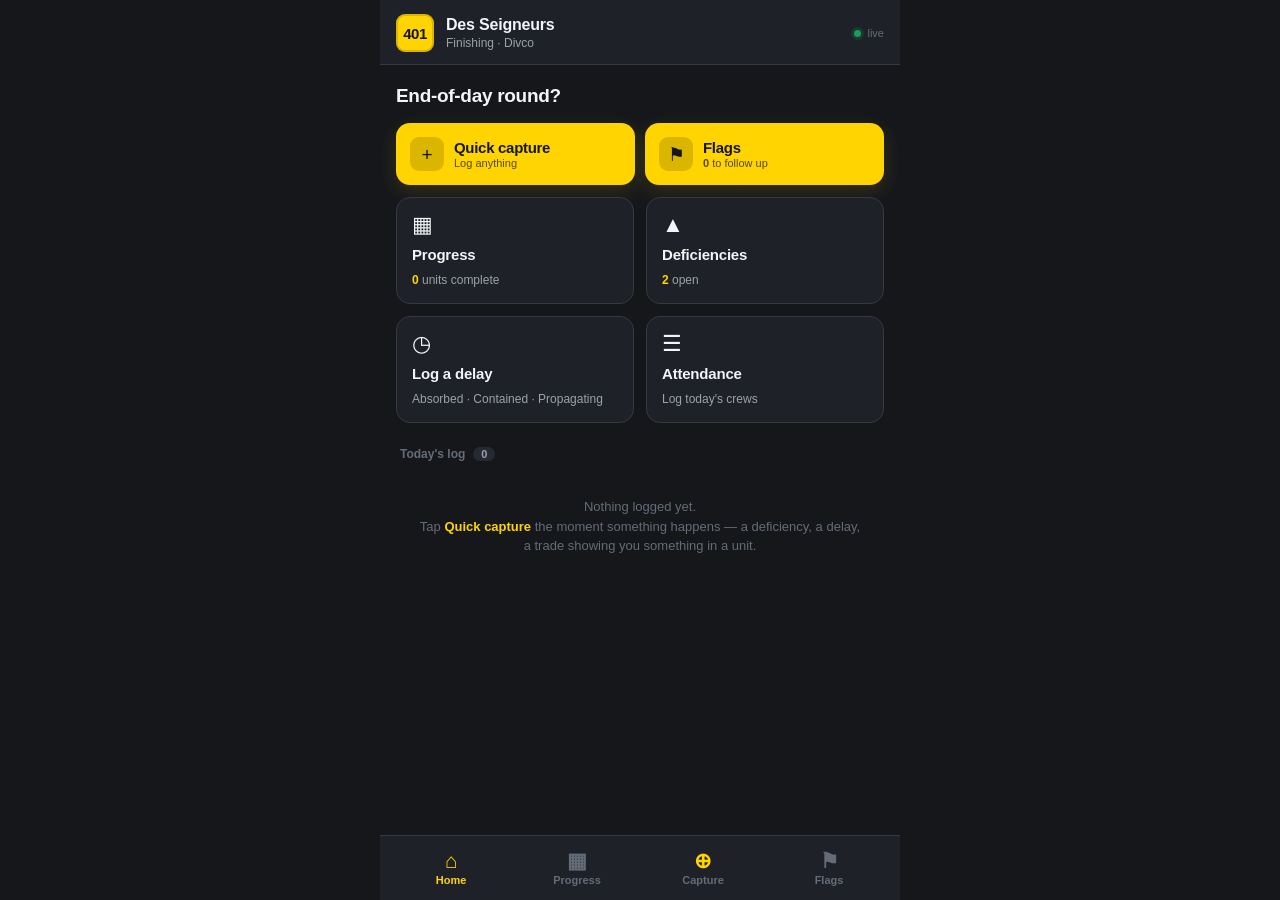
<file: index.html>
<!DOCTYPE html>
<html lang="en">
<head>
<meta charset="UTF-8">
<meta name="viewport" content="width=device-width, initial-scale=1.0, maximum-scale=1.0, user-scalable=no">
<title>401 Des Seigneurs</title>
<link rel="stylesheet" href="style.css">
</head>
<body>
<div id="app">

  <div class="topbar">
    <button class="backbtn" id="backbtn" onclick="goBack()">‹</button>
    <div class="brandmark">401</div>
    <div class="brandtext">
      <h1>Des Seigneurs</h1>
      <p id="topsub">Finishing · Divco</p>
    </div>
    <div class="live">live</div>
  </div>

  <!-- ============ HOME ============ -->
  <section class="view active" id="view-home">
    <div class="home-scroll">
      <div class="prompt" id="greeting">What's happening on site?</div>

      <div class="cap-row">
        <button class="capture-btn compact" onclick="openCapture()">
          <span class="plus">+</span>
          <span>
            <span class="lbl">Quick capture</span>
            <span class="sub">Log anything</span>
          </span>
        </button>
        <button class="capture-btn compact" onclick="openCapture('flag')">
          <span class="plus">⚑</span>
          <span>
            <span class="lbl">Flags</span>
            <span class="sub"><b id="tile-flags">—</b> to follow up</span>
          </span>
        </button>
      </div>

      <div class="tiles">
        <button class="tile" onclick="go('progress')">
          <span class="ico">▦</span>
          <span class="tl">Progress</span>
          <span class="meta"><b id="tile-done">—</b> units complete</span>
        </button>
        <button class="tile" onclick="go('deficiencies')">
          <span class="ico">▲</span>
          <span class="tl">Deficiencies</span>
          <span class="meta"><b id="tile-defic">—</b> open</span>
        </button>
        <button class="tile" onclick="openCapture('delay')">
          <span class="ico">◷</span>
          <span class="tl">Log a delay</span>
          <span class="meta">Absorbed · Contained · Propagating</span>
        </button>
        <button class="tile" onclick="openCapture('attendance')">
          <span class="ico">☰</span>
          <span class="tl">Attendance</span>
          <span class="meta">Log today's crews</span>
        </button>
      </div>

      <div class="section-label">
        Today's log <span class="count" id="feed-count">0</span>
      </div>
    </div>
    <div class="feed" id="feed">
      <div class="empty-feed" id="feed-empty">
        Nothing logged yet.<br>Tap <b style="color:var(--hivis)">Quick capture</b> the moment something happens — a deficiency, a delay, a trade showing you something in a unit.
      </div>
    </div>
  </section>

  <!-- ============ PROGRESS ============ -->
  <section class="view" id="view-progress">
    <div class="grid-head">
      <div class="floor-row" id="floor-row"></div>
      <div class="legend">
        <span><i style="background:var(--done)"></i>Complete</span>
        <span><i style="background:var(--prog)"></i>In progress</span>
        <span><i style="background:var(--none);opacity:.5"></i>Not started</span>
        <span><i style="background:var(--defic)"></i>Deficiency</span>
      </div>
    </div>
    <div class="grid-scroll" id="grid-scroll"></div>
  </section>

  <!-- ============ DEFICIENCIES ============ -->
  <section class="view" id="view-deficiencies">
    <div class="home-scroll">
      <div class="prompt">Deficiencies <span>· open across the project</span></div>
      <button class="capture-btn" style="padding:14px" onclick="openCapture('deficiency')">
        <span class="plus" style="width:34px;height:34px;font-size:22px;">+</span>
        <span><span class="lbl" style="font-size:15px;">Log a new deficiency</span></span>
      </button>
    </div>
    <div class="feed" id="defic-feed">
      <div class="empty-feed" id="defic-empty">
        No open deficiencies. Nice.
      </div>
    </div>
  </section>

  <!-- ============ FLAGS ============ -->
  <section class="view" id="view-flags">
    <div class="home-scroll">
      <div class="prompt">Flagged <span>· follow-ups & next meeting</span></div>
    </div>
    <div class="feed" id="flag-feed">
      <div class="empty-feed" id="flag-empty">
        Nothing flagged yet.<br>Flag anything — a deficiency, a delay, a question — and choose <b style="color:var(--hivis)">next meeting</b> or <b style="color:var(--hivis)">follow up</b>. It collects here.
      </div>
    </div>
  </section>

</div>

<!-- ============ NAV ============ -->
<nav class="nav">
  <button class="on" id="nav-home" onclick="go('home')"><span class="ni">⌂</span>Home</button>
  <button id="nav-progress" onclick="go('progress')"><span class="ni">▦</span>Progress</button>
  <button onclick="openCapture()"><span class="ni" style="color:var(--hivis)">⊕</span>Capture</button>
  <button id="nav-flags" onclick="go('flags')"><span class="ni">⚑</span>Flags</button>
</nav>

<!-- ============ SHEET ============ -->
<div class="scrim" id="scrim" onclick="closeSheet()"></div>
<div class="sheet" id="sheet">
  <div class="grip"></div>
  <div class="sheet-head">
    <button class="sheet-close" onclick="closeSheet()">✕</button>
    <h2 id="sheet-title">Quick capture</h2>
    <div class="auto" id="sheet-auto"></div>
  </div>
  <div class="sheet-body" id="sheet-body"></div>
  <div class="sheet-foot">
    <button class="save-btn" id="save-btn" onclick="saveEvent()">Save</button>
  </div>
</div>

<div class="toast" id="toast"></div>

<script src="app.js"></script>
</body>
</html>
</file>
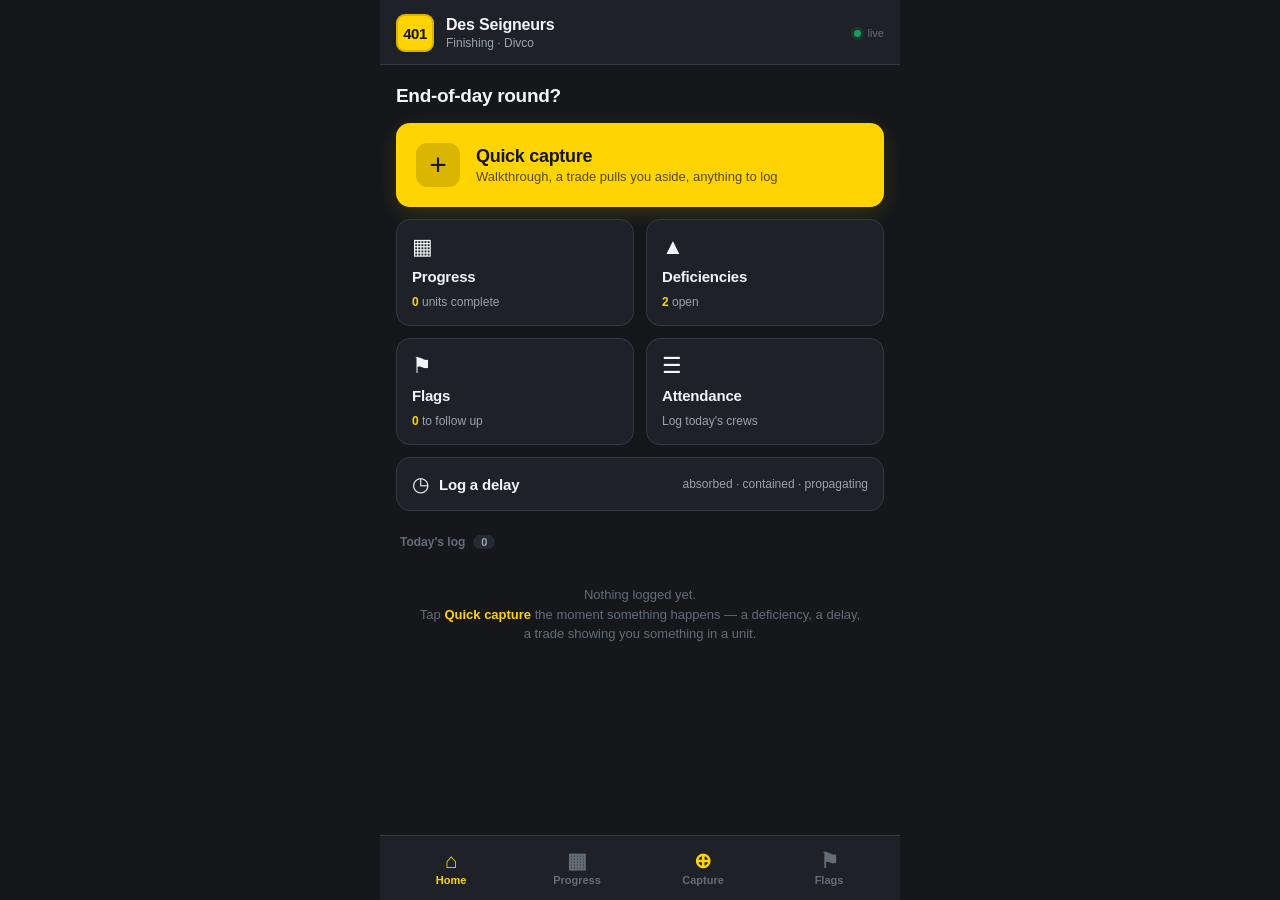
<file: 401-dashboard.html>
<!DOCTYPE html>
<html lang="en">
<head>
<meta charset="UTF-8">
<meta name="viewport" content="width=device-width, initial-scale=1.0, maximum-scale=1.0, user-scalable=no">
<title>401 Des Seigneurs</title>
<style>
  /* ---------- Design tokens ----------
     Subject: a field tool for a construction foreman. Language borrowed from
     site signage + safety marking, not SaaS. Industrial dark surfaces, hi-vis
     accent, and the four status colours Noah already uses on his sheet. */
  :root{
    --bg:#15171b;          /* deep charcoal, like a slate */
    --surface:#1e2127;
    --surface-2:#262a32;
    --line:#343943;
    --ink:#f2f4f7;
    --ink-dim:#9aa2ad;
    --ink-faint:#646c78;
    --hivis:#ffd400;       /* hi-vis marking yellow (accent) */
    --hivis-ink:#15171b;

    /* status — matched to the legend on the master checklist */
    --done:#1a9e57;        --done-cell:#12261c;
    --prog:#f2c015;        --prog-cell:#2c2712;
    --none:#c0392b;        --none-cell:#2a1614;
    --defic:#e8791f;       --defic-cell:#2a1c10;
    --empty:#20242b;

    --r:14px;
    --tap:56px;
    font-size:16px;
  }
  *{box-sizing:border-box;-webkit-tap-highlight-color:transparent;}
  html,body{margin:0;height:100%;}
  body{
    background:var(--bg);color:var(--ink);
    font-family:-apple-system,BlinkMacSystemFont,"Segoe UI",Roboto,Helvetica,Arial,sans-serif;
    overscroll-behavior:none;
    -webkit-user-select:none;user-select:none;
  }
  #app{max-width:520px;margin:0 auto;min-height:100%;display:flex;flex-direction:column;position:relative;}

  /* ---------- Top bar ---------- */
  .topbar{
    display:flex;align-items:center;gap:12px;
    padding:14px 16px calc(12px);
    background:var(--surface);border-bottom:1px solid var(--line);
    position:sticky;top:0;z-index:20;
  }
  .backbtn{
    width:38px;height:38px;border-radius:9px;flex:none;border:1px solid var(--line);
    background:var(--surface-2);color:var(--ink);font-size:22px;cursor:pointer;
    display:none;place-items:center;font-family:inherit;line-height:1;padding:0;
  }
  .backbtn.show{display:grid;}
  .backbtn:active{background:var(--line);}
  .brandmark{
    width:38px;height:38px;border-radius:9px;flex:none;
    background:var(--hivis);color:var(--hivis-ink);
    display:grid;place-items:center;font-weight:800;font-size:15px;letter-spacing:-.5px;
    box-shadow:inset 0 0 0 2px rgba(0,0,0,.15);
  }
  .brandtext h1{font-size:16px;margin:0;font-weight:700;letter-spacing:-.2px;}
  .brandtext p{font-size:12px;margin:2px 0 0;color:var(--ink-dim);}
  .live{margin-left:auto;font-size:11px;color:var(--ink-faint);display:flex;align-items:center;gap:6px;}
  .live::before{content:"";width:7px;height:7px;border-radius:50%;background:var(--done);box-shadow:0 0 0 3px rgba(26,158,87,.18);}

  /* ---------- Views ---------- */
  .view{flex:1;display:none;flex-direction:column;padding-bottom:90px;}
  .view.active{display:flex;}

  /* ---------- HOME: capture-first ---------- */
  .home-scroll{padding:18px 16px 0;}
  .prompt{font-size:19px;font-weight:650;letter-spacing:-.3px;margin:2px 0 16px;}
  .prompt span{color:var(--ink-dim);font-weight:500;}

  .capture-btn{
    width:100%;border:none;border-radius:var(--r);cursor:pointer;
    background:var(--hivis);color:var(--hivis-ink);
    padding:20px;display:flex;align-items:center;gap:16px;text-align:left;
    font-family:inherit;box-shadow:0 6px 20px rgba(255,212,0,.14);
  }
  .capture-btn:active{transform:translateY(1px);}
  .capture-btn .plus{
    width:44px;height:44px;border-radius:11px;flex:none;
    background:rgba(0,0,0,.14);display:grid;place-items:center;font-size:30px;font-weight:300;line-height:1;
  }
  .capture-btn .lbl{display:block;font-size:18px;font-weight:750;letter-spacing:-.3px;}
  .capture-btn .sub{display:block;font-size:13px;font-weight:500;opacity:.72;margin-top:2px;}

  .tiles{display:grid;grid-template-columns:1fr 1fr;gap:12px;margin-top:12px;}
  .tile{
    background:var(--surface);border:1px solid var(--line);border-radius:var(--r);
    padding:16px 15px;cursor:pointer;font-family:inherit;color:var(--ink);text-align:left;
    display:flex;flex-direction:column;gap:10px;min-height:96px;
  }
  .tile:active{background:var(--surface-2);}
  .tile .ico{font-size:22px;line-height:1;}
  .tile .tl{font-size:15px;font-weight:650;letter-spacing:-.2px;}
  .tile .meta{font-size:12px;color:var(--ink-dim);margin-top:auto;}
  .tile .meta b{color:var(--hivis);font-weight:700;}
  .tile.wide{grid-column:1 / -1;flex-direction:row;align-items:center;min-height:0;}
  .tile.wide .ico{font-size:20px;}
  .tile.wide .meta{margin:0 0 0 auto;}

  .section-label{
    font-size:12px;color:var(--ink-faint);margin:24px 4px 10px;font-weight:600;
    display:flex;align-items:center;gap:8px;
  }
  .section-label .count{
    background:var(--surface-2);color:var(--ink-dim);border-radius:20px;
    padding:1px 8px;font-size:11px;
  }

  /* ---------- Activity feed (the shared spine, made visible) ---------- */
  .feed{display:flex;flex-direction:column;gap:8px;padding:0 16px;}
  .event{
    background:var(--surface);border:1px solid var(--line);border-radius:12px;
    padding:12px 13px;display:flex;gap:12px;align-items:flex-start;
    animation:pop .28s ease;
  }
  @keyframes pop{from{opacity:0;transform:translateY(-6px);}to{opacity:1;transform:none;}}
  .event .dot{width:10px;height:10px;border-radius:50%;flex:none;margin-top:5px;}
  .event .body{flex:1;min-width:0;}
  .event .line1{font-size:14.5px;font-weight:600;letter-spacing:-.2px;}
  .event .line2{font-size:12.5px;color:var(--ink-dim);margin-top:3px;line-height:1.35;}
  .event .tags{display:flex;flex-wrap:wrap;gap:6px;margin-top:8px;}
  .chip{font-size:11px;padding:3px 8px;border-radius:20px;background:var(--surface-2);color:var(--ink-dim);}
  .chip.flag{background:rgba(255,212,0,.14);color:var(--hivis);}
  .chip.loc{background:rgba(255,255,255,.06);color:var(--ink);}
  .event .thumb{width:46px;height:46px;border-radius:9px;flex:none;background:var(--surface-2);
    display:grid;place-items:center;font-size:20px;border:1px solid var(--line);}
  .event .time{font-size:11px;color:var(--ink-faint);margin-top:6px;}
  .empty-feed{color:var(--ink-faint);font-size:13px;text-align:center;padding:26px 20px;line-height:1.5;}

  /* ---------- PROGRESS GRID ---------- */
  .grid-head{padding:16px 16px 10px;position:sticky;top:0;background:var(--bg);z-index:5;}
  .floor-row{display:flex;gap:8px;overflow-x:auto;padding:4px 0 6px;-ms-overflow-style:none;scrollbar-width:none;}
  .floor-row::-webkit-scrollbar{display:none;}
  .floor-chip{
    flex:none;padding:9px 15px;border-radius:22px;border:1px solid var(--line);
    background:var(--surface);color:var(--ink-dim);font-size:14px;font-weight:650;cursor:pointer;font-family:inherit;
  }
  .floor-chip.on{background:var(--hivis);color:var(--hivis-ink);border-color:var(--hivis);}
  .legend{display:flex;flex-wrap:wrap;gap:12px;margin-top:10px;}
  .legend span{font-size:11.5px;color:var(--ink-dim);display:flex;align-items:center;gap:6px;}
  .legend i{width:11px;height:11px;border-radius:3px;display:inline-block;}

  .grid-scroll{flex:1;overflow:auto;padding:0 16px 20px;}
  .unit-block{margin-top:14px;}
  .unit-block h3{
    font-size:12px;color:var(--ink-faint);font-weight:600;margin:0 0 8px;
    position:sticky;left:0;
  }
  .unit-card{
    background:var(--surface);border:1px solid var(--line);border-radius:12px;
    margin-bottom:10px;overflow:hidden;
  }
  .unit-top{
    display:flex;align-items:center;gap:12px;padding:13px 14px;cursor:pointer;
  }
  .unit-top:active{background:var(--surface-2);}
  .unit-name{font-size:16px;font-weight:700;letter-spacing:-.3px;}
  .unit-sub{font-size:12px;color:var(--ink-faint);margin-top:1px;}
  .unit-prog{margin-left:auto;text-align:right;}
  .unit-prog .pct{font-size:15px;font-weight:750;}
  .prog-track{width:66px;height:5px;border-radius:3px;background:var(--surface-2);margin-top:5px;overflow:hidden;}
  .prog-fill{height:100%;background:var(--done);border-radius:3px;transition:width .3s;}
  .chev{color:var(--ink-faint);font-size:20px;transition:transform .2s;}
  .unit-card.open .chev{transform:rotate(90deg);}

  .stages{display:none;border-top:1px solid var(--line);padding:6px;}
  .unit-card.open .stages{display:grid;grid-template-columns:1fr 1fr;gap:6px;}
  .stage{
    border:1px solid var(--line);border-radius:9px;padding:10px 11px;cursor:pointer;
    display:flex;align-items:center;gap:9px;min-height:var(--tap);background:var(--empty);
  }
  .stage:active{filter:brightness(1.2);}
  .stage .sdot{width:12px;height:12px;border-radius:50%;flex:none;border:2px solid var(--ink-faint);}
  .stage .snm{font-size:12.5px;font-weight:550;line-height:1.2;}
  .stage .snote{font-size:10.5px;color:var(--defic);margin-top:2px;font-weight:600;}
  .stage.done{background:var(--done-cell);}   .stage.done .sdot{background:var(--done);border-color:var(--done);}
  .stage.prog{background:var(--prog-cell);}   .stage.prog .sdot{background:var(--prog);border-color:var(--prog);}
  .stage.none{background:var(--none-cell);}   .stage.none .sdot{background:transparent;border-color:var(--none);}
  .stage.defic{background:var(--defic-cell);border-color:var(--defic);} .stage.defic .sdot{background:var(--defic);border-color:var(--defic);}

  /* ---------- Bottom nav ---------- */
  .nav{
    position:fixed;bottom:0;left:0;right:0;max-width:520px;margin:0 auto;
    background:var(--surface);border-top:1px solid var(--line);
    display:flex;padding:8px 8px calc(8px + env(safe-area-inset-bottom,0));z-index:20;
  }
  .nav button{
    flex:1;background:none;border:none;color:var(--ink-faint);font-family:inherit;cursor:pointer;
    padding:6px 0;display:flex;flex-direction:column;align-items:center;gap:3px;font-size:11px;font-weight:600;
  }
  .nav button .ni{font-size:21px;line-height:1;}
  .nav button.on{color:var(--hivis);}

  /* ---------- Sheet (modal) ---------- */
  .scrim{position:fixed;inset:0;background:rgba(0,0,0,.55);z-index:30;opacity:0;pointer-events:none;transition:opacity .2s;}
  .scrim.show{opacity:1;pointer-events:auto;}
  .sheet{
    position:fixed;left:0;right:0;bottom:0;max-width:520px;margin:0 auto;z-index:40;
    background:var(--surface);border-radius:20px 20px 0 0;border-top:1px solid var(--line);
    transform:translateY(100%);transition:transform .28s cubic-bezier(.32,.72,0,1);
    max-height:92vh;display:flex;flex-direction:column;
    padding-bottom:env(safe-area-inset-bottom,0);
  }
  .sheet.show{transform:none;}
  .grip{width:38px;height:4px;border-radius:2px;background:var(--line);margin:10px auto 4px;}
  .sheet-head{padding:6px 20px 14px;border-bottom:1px solid var(--line);position:relative;}
  .sheet-close{position:absolute;top:2px;right:14px;width:36px;height:36px;border-radius:9px;
    border:1px solid var(--line);background:var(--surface-2);color:var(--ink);font-size:18px;
    cursor:pointer;display:grid;place-items:center;font-family:inherit;line-height:1;}
  .sheet-close:active{background:var(--line);}
  .sheet-head h2{margin:0;font-size:19px;letter-spacing:-.3px;}
  .sheet-head .auto{font-size:12.5px;color:var(--ink-dim);margin-top:5px;display:flex;align-items:center;gap:7px;}
  .sheet-head .auto b{color:var(--ink);font-weight:650;}
  .sheet-body{padding:16px 20px 20px;overflow-y:auto;}
  .field{margin-bottom:18px;}
  .field > label{display:block;font-size:12px;color:var(--ink-dim);font-weight:600;margin-bottom:8px;}
  .opt-row{display:flex;flex-wrap:wrap;gap:8px;}
  .opt{
    padding:11px 14px;border-radius:10px;border:1px solid var(--line);background:var(--surface-2);
    color:var(--ink);font-size:13.5px;font-weight:600;cursor:pointer;font-family:inherit;
  }
  .opt.on{background:var(--hivis);color:var(--hivis-ink);border-color:var(--hivis);}
  .opt.on.status-done{background:var(--done);border-color:var(--done);color:#fff;}
  .opt.on.status-prog{background:var(--prog);border-color:var(--prog);color:#1a1a1a;}
  .opt.on.status-none{background:var(--none);border-color:var(--none);color:#fff;}
  .opt.on.status-defic{background:var(--defic);border-color:var(--defic);color:#fff;}
  select.opt-select,textarea,input[type=text]{
    width:100%;background:var(--surface-2);border:1px solid var(--line);border-radius:10px;
    color:var(--ink);font-family:inherit;font-size:15px;padding:13px;
  }
  textarea{min-height:78px;resize:none;}
  .photo-row{display:flex;gap:10px;flex-wrap:wrap;}
  .add-photo{
    width:70px;height:70px;border-radius:11px;border:1.5px dashed var(--line);background:var(--surface-2);
    display:grid;place-items:center;cursor:pointer;color:var(--ink-faint);font-size:24px;
  }
  .add-photo:active{border-color:var(--hivis);color:var(--hivis);}
  .photo-thumb{width:70px;height:70px;border-radius:11px;background:var(--surface-2);
    display:grid;place-items:center;font-size:26px;border:1px solid var(--line);position:relative;}
  .photo-thumb small{position:absolute;bottom:3px;font-size:9px;color:var(--ink-faint);}
  .flag-toggle{
    display:flex;align-items:center;gap:12px;padding:14px;border-radius:11px;
    background:var(--surface-2);border:1px solid var(--line);cursor:pointer;
  }
  .flag-toggle.on{background:rgba(255,212,0,.1);border-color:var(--hivis);}
  .flag-toggle .fico{font-size:20px;}
  .flag-toggle .ft{flex:1;}
  .flag-toggle .ft b{font-size:14px;font-weight:650;display:block;}
  .flag-toggle .ft small{font-size:11.5px;color:var(--ink-dim);}
  .switch{width:46px;height:28px;border-radius:16px;background:var(--line);flex:none;position:relative;transition:background .2s;}
  .flag-toggle.on .switch{background:var(--hivis);}
  .switch::after{content:"";position:absolute;top:3px;left:3px;width:22px;height:22px;border-radius:50%;background:#fff;transition:transform .2s;}
  .flag-toggle.on .switch::after{transform:translateX(18px);}
  .flag-sub{margin-top:10px;display:none;}
  .flag-toggle.on ~ .flag-sub{display:block;}

  .sheet-foot{padding:14px 20px calc(18px + env(safe-area-inset-bottom,0));border-top:1px solid var(--line);}
  .save-btn{
    width:100%;padding:17px;border:none;border-radius:13px;background:var(--hivis);color:var(--hivis-ink);
    font-family:inherit;font-size:16px;font-weight:750;cursor:pointer;letter-spacing:-.2px;
  }
  .save-btn:active{transform:translateY(1px);}
  .save-btn.grey{background:var(--surface-2);color:var(--ink-dim);}

  /* status quick-cycle popover on grid cell */
  .cycle-hint{font-size:11px;color:var(--ink-faint);text-align:center;padding:2px 0 10px;}

  /* email draft */
  .email-draft{background:var(--surface-2);border:1px solid var(--line);border-radius:12px;overflow:hidden;}
  .email-line{padding:12px 14px;border-bottom:1px solid var(--line);display:flex;gap:10px;font-size:14px;}
  .email-line .k{color:var(--ink-faint);font-size:12px;width:56px;flex:none;padding-top:1px;}
  .email-line .v{color:var(--ink);flex:1;word-break:break-word;}
  .email-line .v.subj{font-weight:650;letter-spacing:-.2px;}
  .email-line.body{flex-direction:column;gap:6px;min-height:80px;}
  .email-line.body .v{white-space:pre-wrap;line-height:1.5;}
  .email-att{display:flex;gap:8px;padding:12px 14px;flex-wrap:wrap;}
  .email-att .pa{width:52px;height:52px;border-radius:8px;background:var(--bg);border:1px solid var(--line);
    display:grid;place-items:center;font-size:22px;}
  .email-note{font-size:12px;color:var(--ink-dim);margin-top:14px;line-height:1.5;text-align:center;}
  .email-actions{display:flex;gap:10px;margin-top:16px;}
  .email-actions button{flex:1;padding:15px;border-radius:12px;border:none;font-family:inherit;font-size:15px;font-weight:700;cursor:pointer;}
  .email-actions .primary{background:var(--hivis);color:var(--hivis-ink);}
  .email-actions .ghost{background:var(--surface-2);color:var(--ink-dim);border:1px solid var(--line);}

  /* action row on saved-event toast path */
  .postsave{display:flex;gap:10px;margin-top:16px;}
  .postsave button{flex:1;padding:14px;border-radius:12px;border:1px solid var(--line);background:var(--surface-2);
    color:var(--ink);font-family:inherit;font-size:14px;font-weight:650;cursor:pointer;display:flex;align-items:center;justify-content:center;gap:7px;}
  .postsave button.mail{background:rgba(255,212,0,.12);border-color:var(--hivis);color:var(--hivis);}

  /* email button on feed events */
  .event .mailbtn{background:var(--surface-2);border:1px solid var(--line);color:var(--ink-dim);
    border-radius:8px;width:38px;height:38px;font-size:17px;cursor:pointer;flex:none;display:grid;place-items:center;}
  .event .mailbtn:active{background:var(--line);color:var(--hivis);}

  .toast{
    position:fixed;bottom:104px;left:50%;transform:translateX(-50%) translateY(20px);
    background:var(--done);color:#fff;padding:12px 20px;border-radius:24px;font-size:13.5px;font-weight:650;
    z-index:60;opacity:0;transition:all .3s;white-space:nowrap;box-shadow:0 6px 20px rgba(0,0,0,.3);
    display:flex;align-items:center;gap:8px;max-width:90vw;
  }
  .toast.show{opacity:1;transform:translateX(-50%) translateY(0);}
</style>
</head>
<body>
<div id="app">

  <div class="topbar">
    <button class="backbtn" id="backbtn" onclick="goBack()">‹</button>
    <div class="brandmark">401</div>
    <div class="brandtext">
      <h1>Des Seigneurs</h1>
      <p id="topsub">Finishing · Divco</p>
    </div>
    <div class="live">live</div>
  </div>

  <!-- ============ HOME ============ -->
  <section class="view active" id="view-home">
    <div class="home-scroll">
      <div class="prompt" id="greeting">What's happening on site?</div>

      <button class="capture-btn" onclick="openCapture()">
        <span class="plus">+</span>
        <span>
          <span class="lbl">Quick capture</span>
          <span class="sub">Walkthrough, a trade pulls you aside, anything to log</span>
        </span>
      </button>

      <div class="tiles">
        <button class="tile" onclick="go('progress')">
          <span class="ico">▦</span>
          <span class="tl">Progress</span>
          <span class="meta"><b id="tile-done">—</b> units complete</span>
        </button>
        <button class="tile" onclick="openCapture('deficiency')">
          <span class="ico">▲</span>
          <span class="tl">Deficiencies</span>
          <span class="meta"><b id="tile-defic">—</b> open</span>
        </button>
        <button class="tile" onclick="go('flags')">
          <span class="ico">⚑</span>
          <span class="tl">Flags</span>
          <span class="meta"><b id="tile-flags">—</b> to follow up</span>
        </button>
        <button class="tile" onclick="openCapture('attendance')">
          <span class="ico">☰</span>
          <span class="tl">Attendance</span>
          <span class="meta">Log today's crews</span>
        </button>
        <button class="tile wide" onclick="openCapture('delay')">
          <span class="ico">◷</span>
          <span class="tl">Log a delay</span>
          <span class="meta">absorbed · contained · propagating</span>
        </button>
      </div>

      <div class="section-label">
        Today's log <span class="count" id="feed-count">0</span>
      </div>
    </div>
    <div class="feed" id="feed">
      <div class="empty-feed" id="feed-empty">
        Nothing logged yet.<br>Tap <b style="color:var(--hivis)">Quick capture</b> the moment something happens — a deficiency, a delay, a trade showing you something in a unit.
      </div>
    </div>
  </section>

  <!-- ============ PROGRESS ============ -->
  <section class="view" id="view-progress">
    <div class="grid-head">
      <div class="floor-row" id="floor-row"></div>
      <div class="legend">
        <span><i style="background:var(--done)"></i>Complete</span>
        <span><i style="background:var(--prog)"></i>In progress</span>
        <span><i style="background:var(--none);opacity:.5"></i>Not started</span>
        <span><i style="background:var(--defic)"></i>Deficiency</span>
      </div>
    </div>
    <div class="grid-scroll" id="grid-scroll"></div>
  </section>

  <!-- ============ FLAGS ============ -->
  <section class="view" id="view-flags">
    <div class="home-scroll">
      <div class="prompt">Flagged <span>· follow-ups & next meeting</span></div>
    </div>
    <div class="feed" id="flag-feed">
      <div class="empty-feed" id="flag-empty">
        Nothing flagged yet.<br>Flag anything — a deficiency, a delay, a question — and choose <b style="color:var(--hivis)">next meeting</b> or <b style="color:var(--hivis)">follow up</b>. It collects here.
      </div>
    </div>
  </section>

</div>

<!-- ============ NAV ============ -->
<nav class="nav">
  <button class="on" id="nav-home" onclick="go('home')"><span class="ni">⌂</span>Home</button>
  <button id="nav-progress" onclick="go('progress')"><span class="ni">▦</span>Progress</button>
  <button onclick="openCapture()"><span class="ni" style="color:var(--hivis)">⊕</span>Capture</button>
  <button id="nav-flags" onclick="go('flags')"><span class="ni">⚑</span>Flags</button>
</nav>

<!-- ============ SHEET ============ -->
<div class="scrim" id="scrim" onclick="closeSheet()"></div>
<div class="sheet" id="sheet">
  <div class="grip"></div>
  <div class="sheet-head">
    <button class="sheet-close" onclick="closeSheet()">✕</button>
    <h2 id="sheet-title">Quick capture</h2>
    <div class="auto" id="sheet-auto"></div>
  </div>
  <div class="sheet-body" id="sheet-body"></div>
  <div class="sheet-foot">
    <button class="save-btn" id="save-btn" onclick="saveEvent()">Save</button>
  </div>
</div>

<div class="toast" id="toast"></div>

<script>
/* =====================================================================
   401 DES SEIGNEURS — prototype
   One shared "event" model underneath every surface. A deficiency on a
   grid cell and a "come to 403" capture are the SAME object, different
   fields. Nothing persists between sessions yet — this is to feel the loop.
   ===================================================================== */

// ---- Real 401 structure, from the plans + master checklist ----
const STAGES = [
  "Cadres/Portes/Plinthes","Peinture Apprêt","Céramique","Coulis","Planchers",
  "Cabinets & Vanités","Comptoirs","Fin. Plomberie","Fin. Élec.","Calfeutrage",
  "Escaliers","Quincaillerie int.","Nettoyage","Peinture Finale","Finition MEP",
  "Corrections & Électro","Nettoyage 2","Stores","Quinc. Balcon/Fen","Seuille Gran.",
  "ID quinc. Porte","Trim strip LED","Éclairage vérif.","Dropsill",
  "Plaf./Trap d'accès","Balcon Garde-corps","Séparateur balcon","Prise Balcon"
];

// unit types + areas pulled from the architectural sheets
const FLOORS = {
  "RDC":{units:[
      ["121","3½",null,"seed-hi"],["120","M1"],["119","M1"],["118","M1"],["117","M1"],
      ["116","M1"],["115","M1"],["114","M1"],["113","M1"],["112","M1"],["111","M1"],
      ["110","M1"],["109","M1"],["103","M1"],["127","M1"],["126","M1"],["125","M1"],
      ["124","M1"],["123","M1"],["102","M1"]
    ],
    common:["Bike Room (104)","Sprinkler (107)","Employee Office","Commercial (122)",
      "Mailroom","Elec. Shaft","Garbage Chute","Courtyard Access"]},
  "2e":{units:[
      ["221","5½ M1"],["220","5½ M1"],["219","5½ M1"],["218","5½ M1"],["217","5½ M1"],
      ["216","5½ M1"],["215","5½ M1"],["214","5½ M3"],["213","5½ M4"],["212","5½ M1"],
      ["211","5½ M1"],["210","5½ M1"],["209","5½ M1"],["208","3½ A13"],["207","3½ A11"],
      ["205","4½ B1"],["203","5½ M1"],["202","5½ M1"]
    ],
    common:["Gym (2-G)","Lobby 2e","Telecom (2-SE)","Garbage Chute (2-CD)","Pods (2-WO)"]},
  "3e":{units:[["309","A9"],["308","A10"],["307","A11"],["306","A12"],["305","A3"],
      ["304","S2"],["303","A4"],["302","A1"]],common:["Corridor 3e","Elec. Shaft"]},
  "4e":{units:[["409","A9"],["408","A10"],["407","A11"],["406","A12"],["405","A3"],
      ["404","S2"],["403","A4"],["402","A1"]],common:["Corridor 4e","Elec. Shaft"]},
  "5e":{units:[["509","A9"],["508","A10"],["507","A11"],["506","A12"],["505","A3"],
      ["504","S2"],["503","A4"],["502","A1"]],common:["Corridor 5e","Elec. Shaft"]},
  "6e":{units:[["622","B7"],["621","B8"],["623","C2"],["620","A1"],["624","A5"],
      ["619","A9"],["625","A10"],["618","A11"],["626","A12"],["617","A3"],
      ["616","S2"],["615","A4"],["614","A1"]],common:["Corridor 6e","Elec. Shaft"]},
  "7e":{units:[["709","B7"],["707","B8"],["704","C2"],["702","A1"],["701","A5"]],
    common:["Corridor 7e","Terrasse 7e"]},
  "8e":{units:[["809","B7"],["807","B8"],["804","C2"],["802","A1"],["801","A5"]],
    common:["Corridor 8e"]},
  "9e":{units:[["909","B7"],["907","B8"],["904","C2"],["902","A1"],["901","A5"]],
    common:["Corridor 9e"]}
};

// ---- State ----
let state = {};          // state[floor][unitId][stageIndex] = 'done'|'prog'|'none'|'defic'
let stageNotes = {};     // stageNotes["6e/622/6"] = {text, photos, flag}
let events = [];         // shared spine: every capture + status change
let currentFloor = "6e";
let capture = {};        // in-progress capture form

// seed some realistic progress so it doesn't open empty
function seed(){
  for(const f in FLOORS){
    state[f]={};
    const list=[...FLOORS[f].units.map(u=>u[0]), ...FLOORS[f].common];
    list.forEach((id,idx)=>{
      state[f][id]=STAGES.map((_,si)=>{
        // higher floors + later = less done; RDC/2e mostly done
        const base = (f==="RDC"||f==="2e") ? 0.82 : (f==="6e"?0.6:0.7);
        const r=Math.random();
        if(r < base - si*0.018) return 'done';
        if(r < base - si*0.018 + 0.12) return 'prog';
        return 'none';
      });
    });
  }
  // a couple of real deficiencies from the sheet
  setStage("6e","622",6,'defic',{text:"Backsplash — bathroom (BS) missing",photos:1,flag:false});
  setStage("2e","221",6,'defic',{text:"Backsplash bathroom missing",photos:0,flag:true,flagType:"Next meeting"});
  setStage("6e","626",7,'prog');
}
function setStage(f,u,si,val,note){
  if(!state[f]) state[f]={};
  if(!state[f][u]) state[f][u]=STAGES.map(()=> 'none');
  state[f][u][si]=val;
  if(note) stageNotes[`${f}/${u}/${si}`]=note;
}

// ---- Navigation ----
let currentView='home';
function go(v){
  currentView=v;
  document.querySelectorAll('.view').forEach(x=>x.classList.remove('active'));
  document.getElementById('view-'+v).classList.add('active');
  document.querySelectorAll('.nav button').forEach(b=>b.classList.remove('on'));
  const nb=document.getElementById('nav-'+v); if(nb) nb.classList.add('on');
  if(v==='progress') renderGrid();
  if(v==='flags') renderFlags();
  if(v==='home') renderHome();
  // back button shows on every screen except home
  document.getElementById('backbtn').classList.toggle('show', v!=='home');
  window.scrollTo(0,0);
}
function goBack(){
  // if a sheet is open, close that first
  if(document.getElementById('sheet').classList.contains('show')){ closeSheet(); return; }
  go('home');
}

// ---- HOME render ----
function renderHome(){
  // stats
  let doneUnits=0,total=0,defic=0,flags=0;
  for(const f in state){
    for(const u in state[f]){
      const arr=state[f][u];
      if(arr.every(s=>s==='done')) doneUnits++;
      total++;
      defic+=arr.filter(s=>s==='defic').length;
    }
  }
  events.forEach(e=>{if(e.flag) flags++;});
  document.getElementById('tile-done').textContent=doneUnits;
  document.getElementById('tile-defic').textContent=defic;
  document.getElementById('tile-flags').textContent=flags;

  const feed=document.getElementById('feed');
  const todays=events.filter(e=>e.today);
  document.getElementById('feed-count').textContent=todays.length;
  if(todays.length===0){
    document.getElementById('feed-empty').style.display='';
    [...feed.querySelectorAll('.event')].forEach(n=>n.remove());
    return;
  }
  document.getElementById('feed-empty').style.display='none';
  [...feed.querySelectorAll('.event')].forEach(n=>n.remove());
  todays.slice().reverse().forEach(e=> feed.appendChild(eventNode(e)));
}

function eventNode(e){
  const n=document.createElement('div');n.className='event';
  const colors={done:'var(--done)',prog:'var(--prog)',none:'var(--none)',defic:'var(--defic)',event:'var(--hivis)'};
  n.innerHTML=`
    <div class="dot" style="background:${colors[e.kindColor]||'var(--hivis)'}"></div>
    <div class="body">
      <div class="line1">${e.title}</div>
      ${e.note?`<div class="line2">${e.note}</div>`:''}
      <div class="tags">
        ${e.loc?`<span class="chip loc">📍 ${e.loc}</span>`:''}
        ${e.who?`<span class="chip">${e.who}</span>`:''}
        ${e.flag?`<span class="chip flag">⚑ ${e.flagType||'Flagged'}</span>`:''}
      </div>
      <div class="time">${e.time}</div>
    </div>
    <button class="mailbtn" title="Email this">✉</button>`;
  n.querySelector('.mailbtn').onclick=(ev)=>{ev.stopPropagation();openEmailDraft(e);};
  return n;
}

// ---- PROGRESS GRID render ----
function renderGrid(){
  const fr=document.getElementById('floor-row');
  fr.innerHTML='';
  Object.keys(FLOORS).forEach(f=>{
    const c=document.createElement('button');
    c.className='floor-chip'+(f===currentFloor?' on':'');
    c.textContent=f; c.onclick=()=>{currentFloor=f;renderGrid();};
    fr.appendChild(c);
  });
  const gs=document.getElementById('grid-scroll');
  gs.innerHTML='';
  const fdata=FLOORS[currentFloor];
  const block=document.createElement('div');block.className='unit-block';

  const rows=[
    ...fdata.units.map(u=>({id:u[0],type:u[1],common:false})),
    ...fdata.common.map(c=>({id:c,type:'Common area',common:true}))
  ];
  rows.forEach(r=> block.appendChild(unitCard(currentFloor,r)));
  gs.appendChild(block);
}

function unitCard(f,r){
  const arr=state[f][r.id]||STAGES.map(()=>'none');
  const done=arr.filter(s=>s==='done').length;
  const pct=Math.round(done/STAGES.length*100);
  const hasDefic=arr.some(s=>s==='defic');

  const card=document.createElement('div');card.className='unit-card';
  const label = r.common ? r.id : ('Unité '+r.id);
  card.innerHTML=`
    <div class="unit-top">
      <div>
        <div class="unit-name">${label} ${hasDefic?'<span style="color:var(--defic)">▲</span>':''}</div>
        <div class="unit-sub">${r.type}</div>
      </div>
      <div class="unit-prog">
        <div class="pct" style="color:${pct===100?'var(--done)':'var(--ink)'}">${pct}%</div>
        <div class="prog-track"><div class="prog-fill" style="width:${pct}%;background:${hasDefic?'var(--defic)':'var(--done)'}"></div></div>
      </div>
      <span class="chev">›</span>
    </div>
    <div class="stages"></div>`;
  card.querySelector('.unit-top').onclick=()=>{
    card.classList.toggle('open');
    if(card.classList.contains('open')) fillStages(card,f,r);
  };
  return card;
}

function fillStages(card,f,r){
  const wrap=card.querySelector('.stages');
  if(wrap.dataset.filled) return;
  wrap.dataset.filled="1";
  STAGES.forEach((nm,si)=>{
    const val=state[f][r.id][si];
    const note=stageNotes[`${f}/${r.id}/${si}`];
    const cell=document.createElement('div');
    cell.className='stage '+val;
    cell.innerHTML=`<span class="sdot"></span><span><span class="snm">${nm}</span>${note&&note.text?`<span class="snote">▲ ${note.text}</span>`:''}</span>`;
    cell.onclick=()=> openStageSheet(f,r,si,cell);
    wrap.appendChild(cell);
  });
}

// ---- FLAGS render ----
function renderFlags(){
  const ff=document.getElementById('flag-feed');
  [...ff.querySelectorAll('.event')].forEach(n=>n.remove());
  const flagged=events.filter(e=>e.flag);
  document.getElementById('flag-empty').style.display= flagged.length?'none':'';
  flagged.slice().reverse().forEach(e=> ff.appendChild(eventNode(e)));
}

/* ===================== SHEET / CAPTURE ===================== */
let sheetMode='capture';
let stageCtx=null;

function nowStr(){
  const d=new Date();
  let h=d.getHours(),m=d.getMinutes();const ap=h>=12?'PM':'AM';h=h%12||12;
  return `${h}:${String(m).padStart(2,'0')} ${ap}`;
}
function today(){return new Date().toLocaleDateString('en-US',{weekday:'short',month:'short',day:'numeric'});}

const CAP_PRESETS={
  capture:   {title:"Quick capture", color:'event'},
  deficiency:{title:"Log a deficiency", color:'defic'},
  attendance:{title:"Attendance", color:'event'},
  delay:     {title:"Log a delay", color:'prog'}
};

function openCapture(mode='capture'){
  sheetMode=mode; stageCtx=null;
  capture={loc:'',who:'',note:'',photos:0,flag:false,flagType:'Next meeting',status:null,severity:null,trades:{}};
  const p=CAP_PRESETS[mode];
  document.getElementById('sheet-title').textContent=p.title;
  document.getElementById('sheet-auto').innerHTML=`⏱ auto-stamped <b>${today()} · ${nowStr()}</b>`;
  document.getElementById('sheet-body').innerHTML=buildCaptureBody(mode);
  document.getElementById('save-btn').textContent = mode==='attendance'?'Save attendance':'Save to log';
  wireCaptureBody(mode);
  showSheet();
}

function allLocations(){
  const out=[];
  for(const f in FLOORS){
    FLOORS[f].units.forEach(u=>out.push(`${f} · Unité ${u[0]}`));
    FLOORS[f].common.forEach(c=>out.push(`${f} · ${c}`));
  }
  return out;
}
const TRADES=["Peintre","Électricien","Plombier","Gicleurs (sprinkler)","CVAC (HVAC)","Céramiste","Ébéniste","Planchers","Général"];

function buildCaptureBody(mode){
  if(mode==='attendance'){
    return `<div class="field"><label>Crews on site today — tap to set headcount</label>
      <div id="att-list"></div></div>`;
  }
  let html='';
  // location
  html+=`<div class="field"><label>Where</label>
    <select class="opt-select" id="cap-loc">
      <option value="">Select unit or area…</option>
      ${allLocations().map(l=>`<option>${l}</option>`).join('')}
    </select></div>`;
  // who (not for delay)
  html+=`<div class="field"><label>Who's with you</label>
    <div class="opt-row" id="cap-who">
      ${TRADES.map(t=>`<button class="opt" data-who="${t}">${t}</button>`).join('')}
    </div></div>`;
  // delay severity
  if(mode==='delay'){
    html+=`<div class="field"><label>Impact — this decides what the app does with it</label>
      <div class="opt-row" id="cap-sev">
        <button class="opt" data-sev="Absorbed">Absorbed<br><small style="font-weight:400;opacity:.7">extra hours, no schedule hit — logs to cost trail</small></button>
        <button class="opt" data-sev="Contained">Contained<br><small style="font-weight:400;opacity:.7">one unit, worked around</small></button>
        <button class="opt" data-sev="Propagating">Propagating<br><small style="font-weight:400;opacity:.7">downstream trades need to know</small></button>
      </div></div>`;
  }
  // notes
  html+=`<div class="field"><label>${mode==='delay'?'What happened & why':'Notes'}</label>
    <textarea id="cap-note" placeholder="${mode==='deficiency'?'e.g. Backsplash bathroom missing':'Type or dictate what this is…'}"></textarea></div>`;
  // photos
  html+=`<div class="field"><label>Photos</label>
    <div class="photo-row" id="cap-photos">
      <div class="add-photo" onclick="addPhoto()">＋</div>
    </div></div>`;
  // flag
  html+=`<div class="field">
    <div class="flag-toggle" id="cap-flag" onclick="toggleFlag()">
      <span class="fico">⚑</span>
      <span class="ft"><b>Flag this</b><small>collect it for later — nothing gets buried</small></span>
      <span class="switch"></span>
    </div>
    <div class="flag-sub">
      <div class="opt-row" id="cap-flagtype">
        <button class="opt on" data-ft="Next meeting">Next meeting</button>
        <button class="opt" data-ft="Follow up">Follow up</button>
        <button class="opt" data-ft="Waiting on architect">Waiting on architect</button>
        <button class="opt" data-ft="Back-charge">Back-charge</button>
      </div>
    </div></div>`;
  return html;
}

function wireCaptureBody(mode){
  if(mode==='attendance'){
    const list=document.getElementById('att-list');
    list.innerHTML=TRADES.map(t=>`
      <div style="display:flex;align-items:center;gap:12px;padding:11px 0;border-bottom:1px solid var(--line)">
        <span style="flex:1;font-size:15px;font-weight:600">${t}</span>
        <button class="opt" style="width:44px;text-align:center" onclick="attStep('${t}',-1,this)">–</button>
        <span id="att-${t}" style="min-width:26px;text-align:center;font-size:17px;font-weight:750">0</span>
        <button class="opt" style="width:44px;text-align:center" onclick="attStep('${t}',1,this)">+</button>
      </div>`).join('');
    return;
  }
  const loc=document.getElementById('cap-loc');
  if(loc) loc.onchange=e=>capture.loc=e.target.value;
  document.querySelectorAll('#cap-who .opt').forEach(b=>b.onclick=()=>{
    document.querySelectorAll('#cap-who .opt').forEach(x=>x.classList.remove('on'));
    b.classList.add('on');capture.who=b.dataset.who;
  });
  document.querySelectorAll('#cap-sev .opt').forEach(b=>b.onclick=()=>{
    document.querySelectorAll('#cap-sev .opt').forEach(x=>x.classList.remove('on'));
    b.classList.add('on');capture.severity=b.dataset.sev;
  });
  const nt=document.getElementById('cap-note');
  if(nt) nt.oninput=e=>capture.note=e.target.value;
  document.querySelectorAll('#cap-flagtype .opt').forEach(b=>b.onclick=()=>{
    document.querySelectorAll('#cap-flagtype .opt').forEach(x=>x.classList.remove('on'));
    b.classList.add('on');capture.flagType=b.dataset.ft;
  });
}

function attStep(t,d,btn){
  capture.trades[t]=Math.max(0,(capture.trades[t]||0)+d);
  document.getElementById('att-'+t).textContent=capture.trades[t];
}
function addPhoto(){
  capture.photos++;
  const row=document.getElementById('cap-photos');
  const t=document.createElement('div');t.className='photo-thumb';
  t.innerHTML='📷<small>photo '+capture.photos+'</small>';
  row.insertBefore(t,row.firstChild);
}
function toggleFlag(){
  const el=document.getElementById('cap-flag');
  el.classList.toggle('on');capture.flag=el.classList.contains('on');
}

/* ---- Stage cell sheet (from the grid) ---- */
function openStageSheet(f,r,si,cell){
  sheetMode='stage';
  stageCtx={f,r,si,cell};
  const key=`${f}/${r.id}/${si}`;
  const existing=stageNotes[key]||{};
  capture={note:existing.text||'',photos:existing.photos||0,flag:existing.flag||false,
           flagType:existing.flagType||'Next meeting',status:state[f][r.id][si]};
  const label = r.common?r.id:('Unité '+r.id);
  document.getElementById('sheet-title').textContent=`${label} · ${STAGES[si]}`;
  document.getElementById('sheet-auto').innerHTML=`Set status — tap to change`;
  document.getElementById('sheet-body').innerHTML=`
    <div class="field"><label>Status</label>
      <div class="opt-row" id="st-status">
        <button class="opt status-done ${capture.status==='done'?'on':''}" data-st="done">🟢 Complete</button>
        <button class="opt status-prog ${capture.status==='prog'?'on':''}" data-st="prog">🟡 In progress</button>
        <button class="opt status-none ${capture.status==='none'?'on':''}" data-st="none">🔴 Not started</button>
        <button class="opt status-defic ${capture.status==='defic'?'on':''}" data-st="defic">🟠 Deficiency</button>
      </div></div>
    <div id="defic-extra" style="display:${capture.status==='defic'?'block':'none'}">
      <div class="field"><label>What's the deficiency / note</label>
        <textarea id="cap-note" placeholder="e.g. Backsplash bathroom missing">${capture.note}</textarea></div>
      <div class="field"><label>Photos</label>
        <div class="photo-row" id="cap-photos"><div class="add-photo" onclick="addPhoto()">＋</div></div></div>
      <div class="field">
        <div class="flag-toggle ${capture.flag?'on':''}" id="cap-flag" onclick="toggleFlag()">
          <span class="fico">⚑</span><span class="ft"><b>Flag this</b><small>collect it for later</small></span>
          <span class="switch"></span></div>
        <div class="flag-sub">
          <div class="opt-row" id="cap-flagtype">
            <button class="opt ${capture.flagType==='Next meeting'?'on':''}" data-ft="Next meeting">Next meeting</button>
            <button class="opt ${capture.flagType==='Back-charge'?'on':''}" data-ft="Back-charge">Back-charge</button>
            <button class="opt ${capture.flagType==='Waiting on architect'?'on':''}" data-ft="Waiting on architect">Waiting on architect</button>
          </div></div></div>
    </div>`;
  // wire
  document.querySelectorAll('#st-status .opt').forEach(b=>b.onclick=()=>{
    document.querySelectorAll('#st-status .opt').forEach(x=>x.classList.remove('on'));
    b.classList.add('on');capture.status=b.dataset.st;
    document.getElementById('defic-extra').style.display = b.dataset.st==='defic'?'block':'none';
  });
  const nt=document.getElementById('cap-note'); if(nt) nt.oninput=e=>capture.note=e.target.value;
  document.querySelectorAll('#cap-flagtype .opt').forEach(b=>b.onclick=()=>{
    document.querySelectorAll('#cap-flagtype .opt').forEach(x=>x.classList.remove('on'));
    b.classList.add('on');capture.flagType=b.dataset.ft;});
  document.getElementById('save-btn').textContent='Save';
  showSheet();
}

/* ---- Save (writes to the shared spine) ---- */
function saveEvent(){
  if(sheetMode==='stage'){
    const {f,r,si}=stageCtx;
    const key=`${f}/${r.id}/${si}`;
    state[f][r.id][si]=capture.status||'none';
    if(capture.status==='defic'||capture.note||capture.flag){
      stageNotes[key]={text:capture.note,photos:capture.photos,flag:capture.flag,flagType:capture.flagType};
    } else { delete stageNotes[key]; }
    // log to spine
    const label=r.common?r.id:('Unité '+r.id);
    const statusWord={done:'marked complete',prog:'in progress',none:'reset',defic:'DEFICIENCY'}[capture.status];
    events.push({
      title:`${label} · ${STAGES[si]} — ${statusWord}`,
      note:capture.note||'', loc:`${f} · ${label}`, who:'', time:nowStr(), today:true,
      photos:capture.photos||0, flag:capture.flag, flagType:capture.flagType,
      kindColor:capture.status
    });
    closeSheet();
    // refresh the open card
    const card=stageCtx.cell.closest('.unit-card');
    card.classList.remove('open'); card.querySelector('.stages').dataset.filled='';
    card.querySelector('.stages').innerHTML='';
    renderGrid();
    toast(capture.status==='defic'?'Deficiency saved to unit + log':'Status updated');
    return;
  }

  // capture / deficiency / delay / attendance
  if(sheetMode==='attendance'){
    const crews=Object.entries(capture.trades).filter(([_,n])=>n>0);
    if(crews.length===0){toast('Set at least one crew count');return;}
    const total=crews.reduce((a,[_,n])=>a+n,0);
    events.push({
      title:`Attendance — ${total} on site`,
      note:crews.map(([t,n])=>`${t}: ${n}`).join(' · '),
      loc:'', who:'', time:nowStr(), today:true, photos:0, flag:false, kindColor:'event'
    });
    closeSheet();toast('Attendance logged — ready to send to Stack');go('home');return;
  }

  const p=CAP_PRESETS[sheetMode];
  let title = sheetMode==='deficiency'?'Deficiency logged'
            : sheetMode==='delay'?`Delay — ${capture.severity||'logged'}`
            : (capture.who? `With ${capture.who}` : 'Site note');
  if(capture.loc && sheetMode==='capture' && capture.who){
    title=`${capture.who} · ${capture.loc.split('·').pop().trim()}`;
  }
  const newEv={
    title, note:capture.note||'', loc:capture.loc, who:capture.who,
    time:nowStr(), today:true, photos:capture.photos||0,
    flag:capture.flag, flagType:capture.flagType,
    kindColor:p.color, severity:capture.severity
  };
  events.push(newEv);
  // Post-save step: offer to draft an email right now, while it's fresh
  showPostSave(newEv);
}

function showPostSave(ev){
  document.getElementById('sheet-title').textContent='Saved to log';
  document.getElementById('sheet-auto').innerHTML=`${ev.loc||'Logged'} · ${ev.time}`;
  document.getElementById('sheet-body').innerHTML=`
    <div style="text-align:center;padding:6px 0 4px">
      <div style="font-size:44px;color:var(--done)">✓</div>
      <div style="font-size:16px;font-weight:650;margin-top:6px">Captured${ev.flag?' & flagged':''}</div>
      <div style="font-size:13px;color:var(--ink-dim);margin-top:6px;line-height:1.5">
        It's in today's log${ev.flag?` and flagged for <b style="color:var(--hivis)">${ev.flagType}</b>`:''}.<br>Want to draft the email now while it's fresh?
      </div>
    </div>
    <div class="postsave">
      <button onclick="closeSheet();go('home')">Done</button>
      <button class="mail" onclick="openEmailDraft(window.__lastEv)">✉ Email this</button>
    </div>`;
  window.__lastEv=ev;
  document.getElementById('save-btn').parentElement.style.display='none';
  // keep sheet open
}

/* ===================== EMAIL DRAFT ===================== */
// Build a draft from any logged event. Subject = project · unit · trade.
function buildDraft(ev){
  const PROJECT="401DS";
  // pull a clean unit label out of the location if present
  let unitPart="";
  if(ev.loc){
    // loc looks like "6e · Unité 614" or "6e · Bike Room (104)"
    const tail=ev.loc.split('·').pop().trim();
    unitPart=tail;
  }
  const tradePart = ev.who || (ev.title.includes('Électr')?'Électricien':'');
  const subjBits=[PROJECT, unitPart, tradePart].filter(Boolean);
  const subject=subjBits.join(' · ');
  const bodyLines=[];
  if(ev.note) bodyLines.push(ev.note);
  bodyLines.push('');
  bodyLines.push(`— logged ${today()} at ${ev.time}`);
  if(ev.loc) bodyLines.push(`Location: ${ev.loc}`);
  return {subject, body:bodyLines.join('\n'), photos:ev.photos||0, ev};
}

function openEmailDraft(ev){
  const d=buildDraft(ev);
  sheetMode='email';
  document.getElementById('sheet-title').textContent='Email draft';
  document.getElementById('sheet-auto').innerHTML='Review, then open in your mail app to finish & send';
  document.getElementById('sheet-body').innerHTML=`
    <div class="email-draft">
      <div class="email-line"><span class="k">To</span><span class="v" style="color:var(--ink-faint)">— you'll pick the trade foreman</span></div>
      <div class="email-line"><span class="k">Subject</span><span class="v subj">${d.subject}</span></div>
      <div class="email-line body"><span class="k">Message</span><span class="v">${d.body||'(no note added)'}</span></div>
      ${d.photos?`<div class="email-att">${Array.from({length:d.photos}).map((_,i)=>`<div class="pa">📷</div>`).join('')}<span style="align-self:center;font-size:12px;color:var(--ink-dim)">${d.photos} photo${d.photos>1?'s':''} attached</span></div>`:''}
    </div>
    <div class="email-note">In the real app this opens your mail composer with everything filled in, ready to send.<br>Here it's a preview of the draft that gets created.</div>
    <div class="email-actions">
      <button class="ghost" onclick="closeSheet()">Close</button>
      <button class="primary" onclick="openMailComposer('${encodeURIComponent(d.subject)}','${encodeURIComponent(d.body)}')">Open in mail</button>
    </div>`;
  document.getElementById('save-btn').parentElement.style.display='none';
  showSheet();
}

function openMailComposer(subj,body){
  // on a real device this launches the mail app; harmless in preview
  const link=`mailto:?subject=${subj}&body=${body}`;
  try{ window.location.href=link; }catch(e){}
  closeSheet();
  toast('Draft ready in your mail app');
}

/* ---- sheet plumbing ---- */
function showSheet(){
  // email mode hides the footer save button; everything else shows it
  document.getElementById('save-btn').parentElement.style.display = (sheetMode==='email')?'none':'';
  document.getElementById('scrim').classList.add('show');
  document.getElementById('sheet').classList.add('show');
}
function closeSheet(){document.getElementById('scrim').classList.remove('show');document.getElementById('sheet').classList.remove('show');}
function toast(msg){
  const t=document.getElementById('toast');t.innerHTML='✓ '+msg;t.classList.add('show');
  clearTimeout(t._t);t._t=setTimeout(()=>t.classList.remove('show'),2600);
}

// greeting by time of day
(function(){
  const h=new Date().getHours();
  const g = h<11?"Morning walkthrough?":h<15?"What's happening on site?":"End-of-day round?";
  document.getElementById('greeting').textContent=g;
})();

seed();
renderHome();
</script>
</body>
</html>
</file>
<file: style.css>
/* ---------- Design tokens ----------
   Subject: a field tool for a construction foreman. Language borrowed from
   site signage + safety marking, not SaaS. Industrial dark surfaces, hi-vis
   accent, and the four status colours Noah already uses on his sheet. */
:root{
  --bg:#15171b;          /* deep charcoal, like a slate */
  --surface:#1e2127;
  --surface-2:#262a32;
  --line:#343943;
  --ink:#f2f4f7;
  --ink-dim:#9aa2ad;
  --ink-faint:#646c78;
  --hivis:#ffd400;       /* hi-vis marking yellow (accent) */
  --hivis-ink:#15171b;

  /* status — matched to the legend on the master checklist */
  --done:#1a9e57;        --done-cell:#12261c;
  --prog:#f2c015;        --prog-cell:#2c2712;
  --none:#c0392b;        --none-cell:#2a1614;
  --defic:#e8791f;       --defic-cell:#2a1c10;
  --empty:#20242b;

  --r:14px;
  --tap:56px;
  font-size:16px;
}
*{box-sizing:border-box;-webkit-tap-highlight-color:transparent;}
html,body{margin:0;height:100%;}
body{
  background:var(--bg);color:var(--ink);
  font-family:-apple-system,BlinkMacSystemFont,"Segoe UI",Roboto,Helvetica,Arial,sans-serif;
  overscroll-behavior:none;
  -webkit-user-select:none;user-select:none;
}
#app{max-width:520px;margin:0 auto;min-height:100%;display:flex;flex-direction:column;position:relative;}

/* ---------- Top bar ---------- */
.topbar{
  display:flex;align-items:center;gap:12px;
  padding:14px 16px calc(12px);
  background:var(--surface);border-bottom:1px solid var(--line);
  position:sticky;top:0;z-index:20;
}
.backbtn{
  width:38px;height:38px;border-radius:9px;flex:none;border:1px solid var(--line);
  background:var(--surface-2);color:var(--ink);font-size:22px;cursor:pointer;
  display:none;place-items:center;font-family:inherit;line-height:1;padding:0;
}
.backbtn.show{display:grid;}
.backbtn:active{background:var(--line);}
.brandmark{
  width:38px;height:38px;border-radius:9px;flex:none;
  background:var(--hivis);color:var(--hivis-ink);
  display:grid;place-items:center;font-weight:800;font-size:15px;letter-spacing:-.5px;
  box-shadow:inset 0 0 0 2px rgba(0,0,0,.15);
}
.brandtext h1{font-size:16px;margin:0;font-weight:700;letter-spacing:-.2px;}
.brandtext p{font-size:12px;margin:2px 0 0;color:var(--ink-dim);}
.live{margin-left:auto;font-size:11px;color:var(--ink-faint);display:flex;align-items:center;gap:6px;}
.live::before{content:"";width:7px;height:7px;border-radius:50%;background:var(--done);box-shadow:0 0 0 3px rgba(26,158,87,.18);}

/* ---------- Views ---------- */
.view{flex:1;display:none;flex-direction:column;padding-bottom:90px;}
.view.active{display:flex;}

/* ---------- HOME: capture-first ---------- */
.home-scroll{padding:18px 16px 0;}
.prompt{font-size:19px;font-weight:650;letter-spacing:-.3px;margin:2px 0 16px;}
.prompt span{color:var(--ink-dim);font-weight:500;}

.capture-btn{
  width:100%;border:none;border-radius:var(--r);cursor:pointer;
  background:var(--hivis);color:var(--hivis-ink);
  padding:20px;display:flex;align-items:center;gap:16px;text-align:left;
  font-family:inherit;box-shadow:0 6px 20px rgba(255,212,0,.14);
}
.capture-btn:active{transform:translateY(1px);}
.capture-btn .plus{
  width:44px;height:44px;border-radius:11px;flex:none;
  background:rgba(0,0,0,.14);display:grid;place-items:center;font-size:30px;font-weight:300;line-height:1;
}
.capture-btn .lbl{display:block;font-size:18px;font-weight:750;letter-spacing:-.3px;}
.capture-btn .sub{display:block;font-size:13px;font-weight:500;opacity:.72;margin-top:2px;}

.cap-row{display:flex;gap:10px;}
.cap-row .capture-btn{width:auto;flex:1;min-width:0;}
.capture-btn.compact{padding:14px;gap:10px;}
.capture-btn.compact .plus{width:34px;height:34px;font-size:19px;border-radius:9px;}
.capture-btn.compact .lbl{font-size:15px;white-space:nowrap;}
.capture-btn.compact .sub{font-size:11px;margin-top:1px;white-space:nowrap;}

.tiles{display:grid;grid-template-columns:1fr 1fr;gap:12px;margin-top:12px;}
.tile{
  background:var(--surface);border:1px solid var(--line);border-radius:var(--r);
  padding:16px 15px;cursor:pointer;font-family:inherit;color:var(--ink);text-align:left;
  display:flex;flex-direction:column;gap:10px;min-height:96px;
}
.tile:active{background:var(--surface-2);}
.tile .ico{font-size:22px;line-height:1;}
.tile .tl{font-size:15px;font-weight:650;letter-spacing:-.2px;}
.tile .meta{font-size:12px;color:var(--ink-dim);margin-top:auto;}
.tile .meta b{color:var(--hivis);font-weight:700;}
.tile.wide{grid-column:1 / -1;flex-direction:row;align-items:center;min-height:0;}
.tile.wide .ico{font-size:20px;}
.tile.wide .meta{margin:0 0 0 auto;}

.section-label{
  font-size:12px;color:var(--ink-faint);margin:24px 4px 10px;font-weight:600;
  display:flex;align-items:center;gap:8px;
}
.section-label .count{
  background:var(--surface-2);color:var(--ink-dim);border-radius:20px;
  padding:1px 8px;font-size:11px;
}

/* ---------- Activity feed (the shared spine, made visible) ---------- */
.feed{display:flex;flex-direction:column;gap:8px;padding:0 16px;}
.event{
  background:var(--surface);border:1px solid var(--line);border-radius:12px;
  padding:12px 13px;display:flex;gap:12px;align-items:flex-start;
  animation:pop .28s ease;
}
@keyframes pop{from{opacity:0;transform:translateY(-6px);}to{opacity:1;transform:none;}}
.event .dot{width:10px;height:10px;border-radius:50%;flex:none;margin-top:5px;}
.event .body{flex:1;min-width:0;}
.event .line1{font-size:14.5px;font-weight:600;letter-spacing:-.2px;}
.event .line2{font-size:12.5px;color:var(--ink-dim);margin-top:3px;line-height:1.35;}
.event .tags{display:flex;flex-wrap:wrap;gap:6px;margin-top:8px;}
.chip{font-size:11px;padding:3px 8px;border-radius:20px;background:var(--surface-2);color:var(--ink-dim);}
.chip.flag{background:rgba(255,212,0,.14);color:var(--hivis);}
.chip.flag.resolved{background:rgba(26,158,87,.16);color:var(--done);}
.chip.loc{background:rgba(255,255,255,.06);color:var(--ink);}
.event.resolved{opacity:.55;}
.flagdot{
  width:28px;height:28px;border-radius:50%;flex:none;border:none;cursor:pointer;
  background:rgba(255,212,0,.16);color:var(--hivis);font-size:13px;margin-top:2px;
  display:grid;place-items:center;font-family:inherit;
}
.flagdot.resolved{background:rgba(26,158,87,.16);color:var(--done);}
.event .thumb{width:46px;height:46px;border-radius:9px;flex:none;background:var(--surface-2);
  display:grid;place-items:center;font-size:20px;border:1px solid var(--line);}
.event .time{font-size:11px;color:var(--ink-faint);margin-top:6px;}
.empty-feed{color:var(--ink-faint);font-size:13px;text-align:center;padding:26px 20px;line-height:1.5;}

/* ---------- PROGRESS GRID ---------- */
.grid-head{padding:16px 16px 10px;position:sticky;top:0;background:var(--bg);z-index:5;}
.floor-row{display:flex;gap:8px;overflow-x:auto;padding:4px 0 6px;-ms-overflow-style:none;scrollbar-width:none;}
.floor-row::-webkit-scrollbar{display:none;}
.floor-chip{
  flex:none;padding:9px 15px;border-radius:22px;border:1px solid var(--line);
  background:var(--surface);color:var(--ink-dim);font-size:14px;font-weight:650;cursor:pointer;font-family:inherit;
}
.floor-chip.on{background:var(--hivis);color:var(--hivis-ink);border-color:var(--hivis);}
.legend{display:flex;flex-wrap:wrap;gap:12px;margin-top:10px;}
.legend span{font-size:11.5px;color:var(--ink-dim);display:flex;align-items:center;gap:6px;}
.legend i{width:11px;height:11px;border-radius:3px;display:inline-block;}

.grid-scroll{flex:1;overflow:auto;padding:0 16px 20px;}
.unit-block{margin-top:14px;}
.unit-block h3{
  font-size:12px;color:var(--ink-faint);font-weight:600;margin:0 0 8px;
  position:sticky;left:0;
}
.unit-card{
  background:var(--surface);border:1px solid var(--line);border-radius:12px;
  margin-bottom:10px;overflow:hidden;
}
.unit-top{
  display:flex;align-items:center;gap:12px;padding:13px 14px;cursor:pointer;
}
.unit-top:active{background:var(--surface-2);}
.unit-name{font-size:16px;font-weight:700;letter-spacing:-.3px;}
.unit-sub{font-size:12px;color:var(--ink-faint);margin-top:1px;}
.unit-prog{margin-left:auto;text-align:right;}
.unit-prog .pct{font-size:15px;font-weight:750;}
.prog-track{width:66px;height:5px;border-radius:3px;background:var(--surface-2);margin-top:5px;overflow:hidden;}
.prog-fill{height:100%;background:var(--done);border-radius:3px;transition:width .3s;}
.chev{color:var(--ink-faint);font-size:20px;transition:transform .2s;}
.unit-card.open .chev{transform:rotate(90deg);}

.stages{display:none;border-top:1px solid var(--line);padding:6px;}
.unit-card.open .stages{display:grid;grid-template-columns:1fr 1fr;gap:6px;}
.stage{
  border:1px solid var(--line);border-radius:9px;padding:10px 11px;cursor:pointer;
  display:flex;align-items:center;gap:9px;min-height:var(--tap);background:var(--empty);
}
.stage:active{filter:brightness(1.2);}
.stage .sdot{width:12px;height:12px;border-radius:50%;flex:none;border:2px solid var(--ink-faint);}
.stage .snm{font-size:12.5px;font-weight:550;line-height:1.2;}
.stage .snote{font-size:10.5px;color:var(--defic);margin-top:2px;font-weight:600;}
.stage.done{background:var(--done-cell);}   .stage.done .sdot{background:var(--done);border-color:var(--done);}
.stage.prog{background:var(--prog-cell);}   .stage.prog .sdot{background:var(--prog);border-color:var(--prog);}
.stage.none{background:var(--none-cell);}   .stage.none .sdot{background:transparent;border-color:var(--none);}
.stage.defic{background:var(--defic-cell);border-color:var(--defic);} .stage.defic .sdot{background:var(--defic);border-color:var(--defic);}

/* ---------- Bottom nav ---------- */
.nav{
  position:fixed;bottom:0;left:0;right:0;max-width:520px;margin:0 auto;
  background:var(--surface);border-top:1px solid var(--line);
  display:flex;padding:8px 8px calc(8px + env(safe-area-inset-bottom,0));z-index:20;
}
.nav button{
  flex:1;background:none;border:none;color:var(--ink-faint);font-family:inherit;cursor:pointer;
  padding:6px 0;display:flex;flex-direction:column;align-items:center;gap:3px;font-size:11px;font-weight:600;
}
.nav button .ni{font-size:21px;line-height:1;}
.nav button.on{color:var(--hivis);}

/* ---------- Sheet (modal) ---------- */
.scrim{position:fixed;inset:0;background:rgba(0,0,0,.55);z-index:30;opacity:0;pointer-events:none;transition:opacity .2s;}
.scrim.show{opacity:1;pointer-events:auto;}
.sheet{
  position:fixed;left:0;right:0;bottom:0;max-width:520px;margin:0 auto;z-index:40;
  background:var(--surface);border-radius:20px 20px 0 0;border-top:1px solid var(--line);
  transform:translateY(100%);transition:transform .28s cubic-bezier(.32,.72,0,1);
  max-height:92vh;display:flex;flex-direction:column;
  padding-bottom:env(safe-area-inset-bottom,0);
}
.sheet.show{transform:none;}
.grip{width:38px;height:4px;border-radius:2px;background:var(--line);margin:10px auto 4px;}
.sheet-head{padding:6px 20px 14px;border-bottom:1px solid var(--line);position:relative;}
.sheet-close{position:absolute;top:2px;right:14px;width:36px;height:36px;border-radius:9px;
  border:1px solid var(--line);background:var(--surface-2);color:var(--ink);font-size:18px;
  cursor:pointer;display:grid;place-items:center;font-family:inherit;line-height:1;}
.sheet-close:active{background:var(--line);}
.sheet-head h2{margin:0;font-size:19px;letter-spacing:-.3px;}
.sheet-head .auto{font-size:12.5px;color:var(--ink-dim);margin-top:5px;display:flex;align-items:center;gap:7px;}
.sheet-head .auto b{color:var(--ink);font-weight:650;}
.sheet-body{padding:16px 20px 20px;overflow-y:auto;}
.field{margin-bottom:18px;}
.field > label{display:block;font-size:12px;color:var(--ink-dim);font-weight:600;margin-bottom:8px;}
.opt-row{display:flex;flex-wrap:wrap;gap:8px;}
.opt{
  padding:11px 14px;border-radius:10px;border:1px solid var(--line);background:var(--surface-2);
  color:var(--ink);font-size:13.5px;font-weight:600;cursor:pointer;font-family:inherit;
}
.opt.on{background:var(--hivis);color:var(--hivis-ink);border-color:var(--hivis);}
.opt.on.status-done{background:var(--done);border-color:var(--done);color:#fff;}
.opt.on.status-prog{background:var(--prog);border-color:var(--prog);color:#1a1a1a;}
.opt.on.status-none{background:var(--none);border-color:var(--none);color:#fff;}
.opt.on.status-defic{background:var(--defic);border-color:var(--defic);color:#fff;}
select.opt-select,textarea,input[type=text]{
  width:100%;background:var(--surface-2);border:1px solid var(--line);border-radius:10px;
  color:var(--ink);font-family:inherit;font-size:15px;padding:13px;
}
textarea{min-height:78px;resize:none;}
.photo-row{display:flex;gap:10px;flex-wrap:wrap;}
.add-photo{
  width:70px;height:70px;border-radius:11px;border:1.5px dashed var(--line);background:var(--surface-2);
  display:grid;place-items:center;cursor:pointer;color:var(--ink-faint);font-size:24px;
}
.add-photo:active{border-color:var(--hivis);color:var(--hivis);}
.photo-thumb{width:70px;height:70px;border-radius:11px;background:var(--surface-2);
  display:grid;place-items:center;font-size:26px;border:1px solid var(--line);position:relative;}
.photo-thumb small{position:absolute;bottom:3px;font-size:9px;color:var(--ink-faint);}
.flag-toggle{
  display:flex;align-items:center;gap:12px;padding:14px;border-radius:11px;
  background:var(--surface-2);border:1px solid var(--line);cursor:pointer;
}
.flag-toggle.on{background:rgba(255,212,0,.1);border-color:var(--hivis);}
.flag-toggle .fico{font-size:20px;}
.flag-toggle .ft{flex:1;}
.flag-toggle .ft b{font-size:14px;font-weight:650;display:block;}
.flag-toggle .ft small{font-size:11.5px;color:var(--ink-dim);}
.switch{width:46px;height:28px;border-radius:16px;background:var(--line);flex:none;position:relative;transition:background .2s;}
.flag-toggle.on .switch{background:var(--hivis);}
.switch::after{content:"";position:absolute;top:3px;left:3px;width:22px;height:22px;border-radius:50%;background:#fff;transition:transform .2s;}
.flag-toggle.on .switch::after{transform:translateX(18px);}
.flag-sub{margin-top:10px;display:none;}
.flag-toggle.on ~ .flag-sub{display:block;}

.sheet-foot{padding:14px 20px calc(18px + env(safe-area-inset-bottom,0));border-top:1px solid var(--line);}
.save-btn{
  width:100%;padding:17px;border:none;border-radius:13px;background:var(--hivis);color:var(--hivis-ink);
  font-family:inherit;font-size:16px;font-weight:750;cursor:pointer;letter-spacing:-.2px;
}
.save-btn:active{transform:translateY(1px);}
.save-btn.grey{background:var(--surface-2);color:var(--ink-dim);}

/* status quick-cycle popover on grid cell */
.cycle-hint{font-size:11px;color:var(--ink-faint);text-align:center;padding:2px 0 10px;}

/* email draft */
.email-draft{background:var(--surface-2);border:1px solid var(--line);border-radius:12px;overflow:hidden;}
.email-line{padding:12px 14px;border-bottom:1px solid var(--line);display:flex;gap:10px;font-size:14px;}
.email-line .k{color:var(--ink-faint);font-size:12px;width:56px;flex:none;padding-top:1px;}
.email-line .v{color:var(--ink);flex:1;word-break:break-word;}
.email-line .v.subj{font-weight:650;letter-spacing:-.2px;}
.email-line.body{flex-direction:column;gap:6px;min-height:80px;}
.email-line.body .v{white-space:pre-wrap;line-height:1.5;}
.email-att{display:flex;gap:8px;padding:12px 14px;flex-wrap:wrap;}
.email-att .pa{width:52px;height:52px;border-radius:8px;background:var(--bg);border:1px solid var(--line);
  display:grid;place-items:center;font-size:22px;}
.email-note{font-size:12px;color:var(--ink-dim);margin-top:14px;line-height:1.5;text-align:center;}
.email-actions{display:flex;gap:10px;margin-top:16px;}
.email-actions button{flex:1;padding:15px;border-radius:12px;border:none;font-family:inherit;font-size:15px;font-weight:700;cursor:pointer;}
.email-actions .primary{background:var(--hivis);color:var(--hivis-ink);}
.email-actions .ghost{background:var(--surface-2);color:var(--ink-dim);border:1px solid var(--line);}

/* action row on saved-event toast path */
.postsave{display:flex;gap:10px;margin-top:16px;}
.postsave button{flex:1;padding:14px;border-radius:12px;border:1px solid var(--line);background:var(--surface-2);
  color:var(--ink);font-family:inherit;font-size:14px;font-weight:650;cursor:pointer;display:flex;align-items:center;justify-content:center;gap:7px;}
.postsave button.mail{background:rgba(255,212,0,.12);border-color:var(--hivis);color:var(--hivis);}

/* email button on feed events */
.event .mailbtn{background:var(--surface-2);border:1px solid var(--line);color:var(--ink-dim);
  border-radius:8px;width:38px;height:38px;font-size:17px;cursor:pointer;flex:none;display:grid;place-items:center;}
.event .mailbtn:active{background:var(--line);color:var(--hivis);}

.toast{
  position:fixed;bottom:104px;left:50%;transform:translateX(-50%) translateY(20px);
  background:var(--done);color:#fff;padding:12px 20px;border-radius:24px;font-size:13.5px;font-weight:650;
  z-index:60;opacity:0;transition:all .3s;white-space:nowrap;box-shadow:0 6px 20px rgba(0,0,0,.3);
  display:flex;align-items:center;gap:8px;max-width:90vw;
}
.toast.show{opacity:1;transform:translateX(-50%) translateY(0);}
</file>
